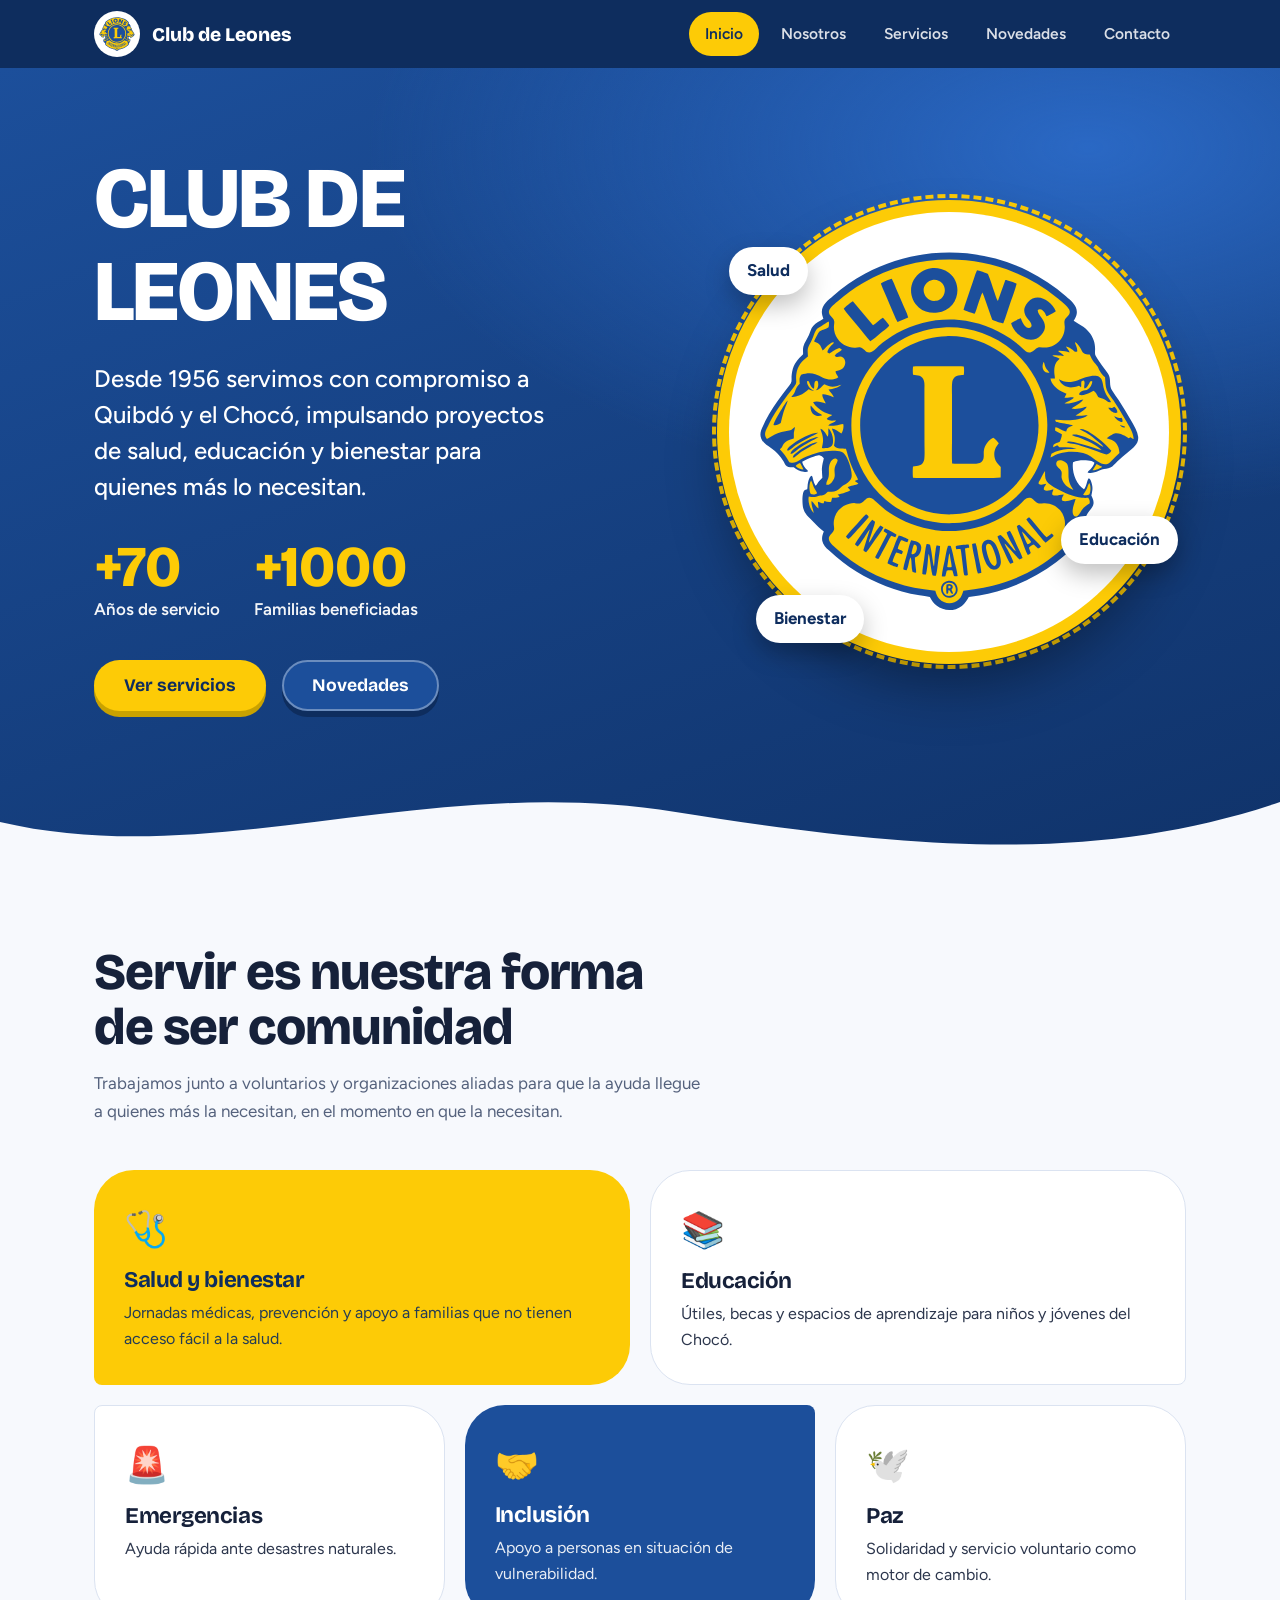
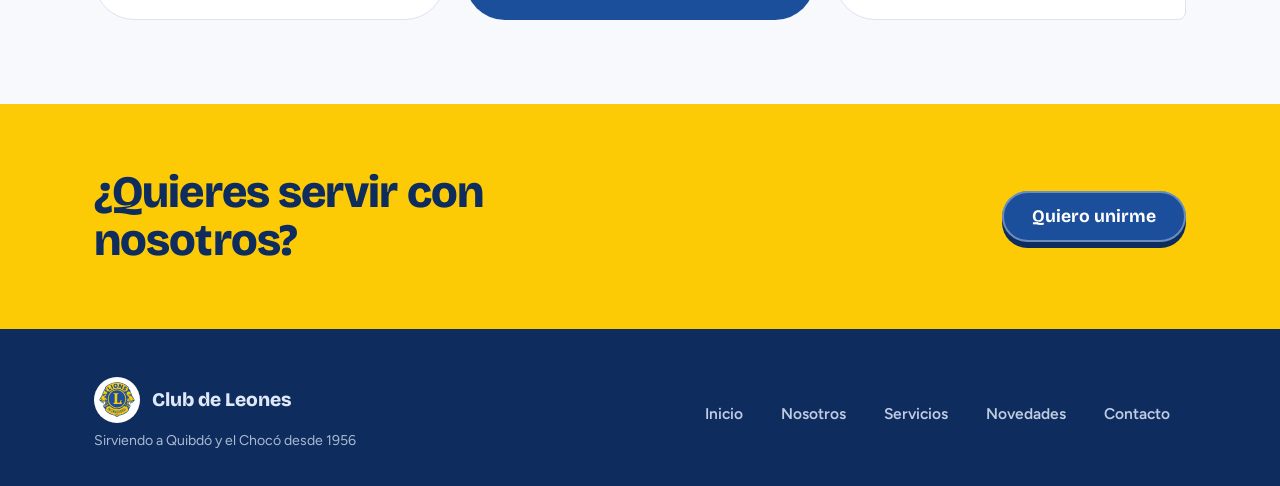
<file: index.html>
<!doctype html>
<html lang="es">
  <head>
    <meta charset="utf-8" />
    <meta
      name="viewport"
      content="width=device-width, initial-scale=1, viewport-fit=cover"
    />
    <title>Club de Leones | Quibdó y el Chocó</title>
    <meta
      name="description"
      content="Desde 1956 servimos con compromiso a Quibdó y el Chocó con proyectos de salud, educación y bienestar."
    />
    <link rel="icon" href="logo.svg" type="image/svg+xml" />
    <link rel="preconnect" href="https://fonts.googleapis.com" />
    <link
      href="https://fonts.googleapis.com/css2?family=Bricolage+Grotesque:opsz,wght@12..96,500;12..96,700;12..96,800&family=Figtree:wght@400;500;600&display=swap"
      rel="stylesheet"
    />
    <link rel="stylesheet" href="styles.css" />
  </head>
  <body>
    <header>
      <div class="wrap bar">
        <a class="brand" href="index.html" aria-label="Club de Leones, inicio"
          ><span class="mk"><img src="logo.svg" alt="" /></span>Club de
          Leones</a
        >
        <button id="burger" aria-expanded="false">Menú</button>
        <nav id="nav">
          <a href="index.html" class="on" aria-current="page">Inicio</a
          ><a href="nosotros.html">Nosotros</a
          ><a href="servicios.html">Servicios</a
          ><a href="novedades.html">Novedades</a
          ><a href="contacto.html">Contacto</a>
        </nav>
      </div>
    </header>

    <main>
      <section class="hero">
        <div class="wrap">
          <div>
            <h1>CLUB DE LEONES</h1>
            <p class="lead">
              Desde 1956 servimos con compromiso a Quibdó y el Chocó, impulsando
              proyectos de salud, educación y bienestar para quienes más lo
              necesitan.
            </p>
            <div class="stats">
              <div class="stat">
                <b data-n="70">+70</b><span>Años de servicio</span>
              </div>
              <div class="stat">
                <b data-n="1000">+1000</b><span>Familias beneficiadas</span>
              </div>
            </div>
            <div class="cta">
              <a class="btn y" href="servicios.html">Ver servicios</a
              ><a class="btn b" href="novedades.html">Novedades</a>
            </div>
          </div>
          <div class="seal">
            <div class="plate">
              <img src="logo.svg" alt="Logo del Club de Leones" />
            </div>
            <span class="chip c1">Salud</span
            ><span class="chip c2">Educación</span
            ><span class="chip c3">Bienestar</span>
          </div>
        </div>
        <svg
          class="wave"
          viewBox="0 0 1440 90"
          preserveAspectRatio="none"
          aria-hidden="true"
        >
          <path d="M0 50C240 100 480 0 760 40s480 50 680-10V90H0z" />
        </svg>
      </section>
      <section class="s">
        <div class="wrap">
          <h2 class="h2">Servir es nuestra forma de ser comunidad</h2>
          <p class="sub">
            Trabajamos junto a voluntarios y organizaciones aliadas para que la
            ayuda llegue a quienes más la necesitan, en el momento en que la
            necesitan.
          </p>
          <div class="pill">
            <div>
              <span class="em">🩺</span>
              <h3>Salud y bienestar</h3>
              <p>
                Jornadas médicas, prevención y apoyo a familias que no tienen
                acceso fácil a la salud.
              </p>
            </div>
            <div>
              <span class="em">📚</span>
              <h3>Educación</h3>
              <p>
                Útiles, becas y espacios de aprendizaje para niños y jóvenes del
                Chocó.
              </p>
            </div>
            <div>
              <span class="em">🚨</span>
              <h3>Emergencias</h3>
              <p>Ayuda rápida ante desastres naturales.</p>
            </div>
            <div>
              <span class="em">🤝</span>
              <h3>Inclusión</h3>
              <p>Apoyo a personas en situación de vulnerabilidad.</p>
            </div>
            <div>
              <span class="em">🕊️</span>
              <h3>Paz</h3>
              <p>Solidaridad y servicio voluntario como motor de cambio.</p>
            </div>
          </div>
        </div>
      </section>
      <section class="band">
        <div class="wrap">
          <h2>¿Quieres servir con nosotros?</h2>
          <a class="btn b" href="contacto.html">Quiero unirme</a>
        </div>
      </section>
    </main>

    <footer>
      <div class="wrap">
        <div>
          <div class="brand">
            <span class="mk"><img src="logo.svg" alt="" /></span>Club de Leones
          </div>
          <small>Sirviendo a Quibdó y el Chocó desde 1956</small>
        </div>
        <nav>
          <a href="index.html">Inicio</a><a href="nosotros.html">Nosotros</a
          ><a href="servicios.html">Servicios</a
          ><a href="novedades.html">Novedades</a
          ><a href="contacto.html">Contacto</a>
        </nav>
      </div>
    </footer>

    <script src="app.js"></script>
  </body>
</html>
</file>
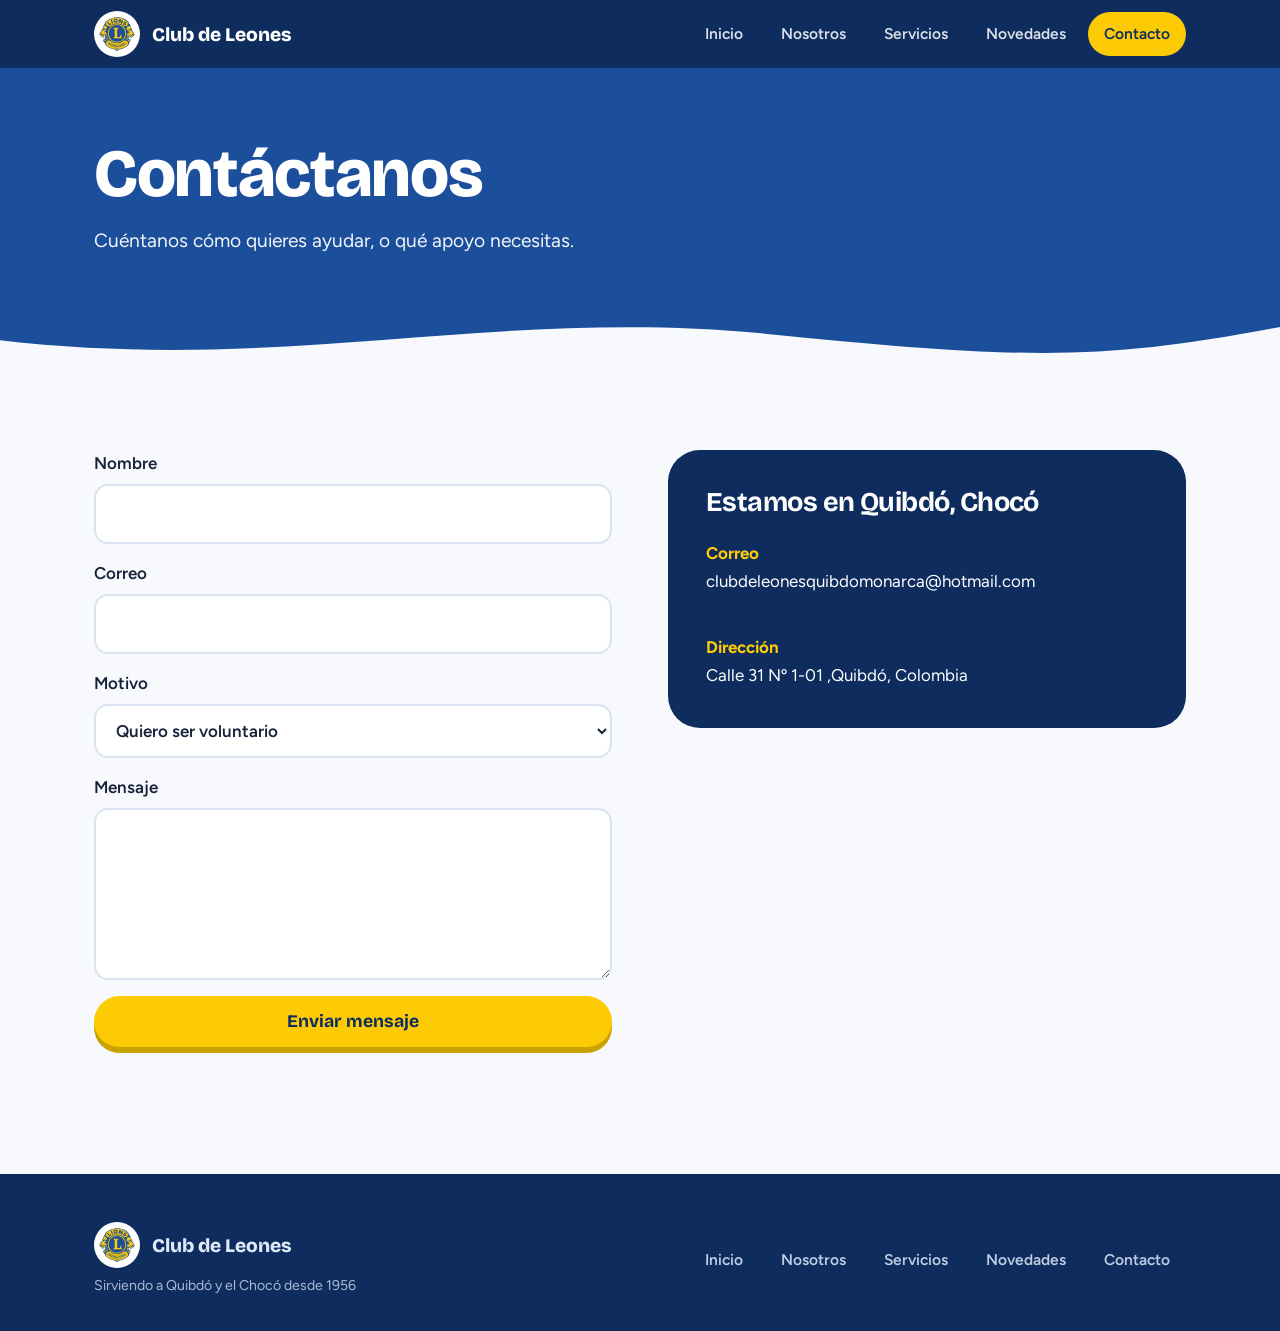
<file: contacto.html>
<!doctype html>
<html lang="es">
  <head>
    <meta charset="utf-8" />
    <meta
      name="viewport"
      content="width=device-width, initial-scale=1, viewport-fit=cover"
    />
    <title>Contacto | Club de Leones</title>
    <meta
      name="description"
      content="Escríbenos para ser voluntario, pedir apoyo o colaborar con el Club de Leones."
    />
    <link rel="icon" href="logo.svg" type="image/svg+xml" />
    <link rel="preconnect" href="https://fonts.googleapis.com" />
    <link
      href="https://fonts.googleapis.com/css2?family=Bricolage+Grotesque:opsz,wght@12..96,500;12..96,700;12..96,800&family=Figtree:wght@400;500;600&display=swap"
      rel="stylesheet"
    />
    <link rel="stylesheet" href="styles.css" />
  </head>
  <body>
    <header>
      <div class="wrap bar">
        <a class="brand" href="index.html" aria-label="Club de Leones, inicio"
          ><span class="mk"><img src="logo.svg" alt="" /></span>Club de
          Leones</a
        >
        <button id="burger" aria-expanded="false">Menú</button>
        <nav id="nav">
          <a href="index.html">Inicio</a><a href="nosotros.html">Nosotros</a
          ><a href="servicios.html">Servicios</a
          ><a href="novedades.html">Novedades</a
          ><a href="contacto.html" class="on" aria-current="page">Contacto</a>
        </nav>
      </div>
    </header>

    <main>
      <section class="pageh">
        <div class="wrap">
          <h1>Contáctanos</h1>
          <p>Cuéntanos cómo quieres ayudar, o qué apoyo necesitas.</p>
        </div>
        <svg
          class="wave"
          viewBox="0 0 1440 90"
          preserveAspectRatio="none"
          aria-hidden="true"
        >
          <path d="M0 50C320 100 560 0 860 40s380 40 580-10V90H0z" />
        </svg>
      </section>
      <section class="s">
        <div class="wrap split">
          <form class="cf" id="cf">
            <label
              >Nombre<input name="nombre" required autocomplete="name"
            /></label>
            <label
              >Correo<input
                type="email"
                name="email"
                required
                autocomplete="email"
            /></label>
            <label
              >Motivo<select name="motivo">
                <option>Quiero ser voluntario</option>
                <option>Necesito apoyo</option>
                <option>Quiero donar</option>
                <option>Otro</option>
              </select></label
            >
            <label
              >Mensaje<textarea name="mensaje" rows="5" required></textarea>
            </label>
            <input
              type="text"
              name="_honey"
              tabindex="-1"
              autocomplete="off"
              aria-hidden="true"
              style="display: none"
            />
            <button class="btn y" type="submit">Enviar mensaje</button>
            <p class="st" id="st" role="status" aria-live="polite"></p>
          </form>
          <div class="info">
            <h3>Estamos en Quibdó, Chocó</h3>
            <p><b>Correo</b>clubdeleonesquibdomonarca@hotmail.com</p>
            <p><b>Dirección</b>Calle 31 Nº 1-01 ,Quibdó, Colombia</p>
          </div>
        </div>
      </section>
    </main>

    <footer>
      <div class="wrap">
        <div>
          <div class="brand">
            <span class="mk"><img src="logo.svg" alt="" /></span>Club de Leones
          </div>
          <small>Sirviendo a Quibdó y el Chocó desde 1956</small>
        </div>
        <nav>
          <a href="index.html">Inicio</a><a href="nosotros.html">Nosotros</a
          ><a href="servicios.html">Servicios</a
          ><a href="novedades.html">Novedades</a
          ><a href="contacto.html">Contacto</a>
        </nav>
      </div>
    </footer>

    <script src="app.js"></script>
    <script>
      (function () {
        var f = document.getElementById("cf"),
          st = document.getElementById("st"),
          btn = f.querySelector("button[type=submit]");
        f.onsubmit = function (e) {
          e.preventDefault();
          if (f._honey.value) return;
          btn.disabled = true;
          btn.textContent = "Enviando…";
          st.className = "st";
          st.textContent = "";
          fetch(
            "https://formsubmit.co/ajax/clubdeleonesquibdomonarca@hotmail.com",
            {
              method: "POST",
              headers: {
                "Content-Type": "application/json",
                Accept: "application/json",
              },
              body: JSON.stringify({
                nombre: f.nombre.value,
                email: f.email.value,
                motivo: f.motivo.value,
                mensaje: f.mensaje.value,
                _subject: "Mensaje desde la web: " + f.motivo.value,
                _template: "table",
                _captcha: "false",
              }),
            },
          )
            .then(function (r) {
              return r
                .json()
                .catch(function () {
                  return {};
                })
                .then(function (d) {
                  if (!r.ok || d.success === false || d.success === "false")
                    throw new Error("fail");
                });
            })
            .then(function () {
              f.reset();
              st.className = "st ok";
              st.textContent =
                "¡Gracias! Recibimos tu mensaje y te responderemos pronto.";
            })
            .catch(function () {
              st.className = "st err";
              st.textContent =
                "No pudimos enviar el mensaje. Inténtalo de nuevo o escríbenos a clubdeleonesquibdomonarca@hotmail.com";
            })
            .then(function () {
              btn.disabled = false;
              btn.textContent = "Enviar mensaje";
            });
        };
      })();
    </script>
  </body>
</html>
</file>
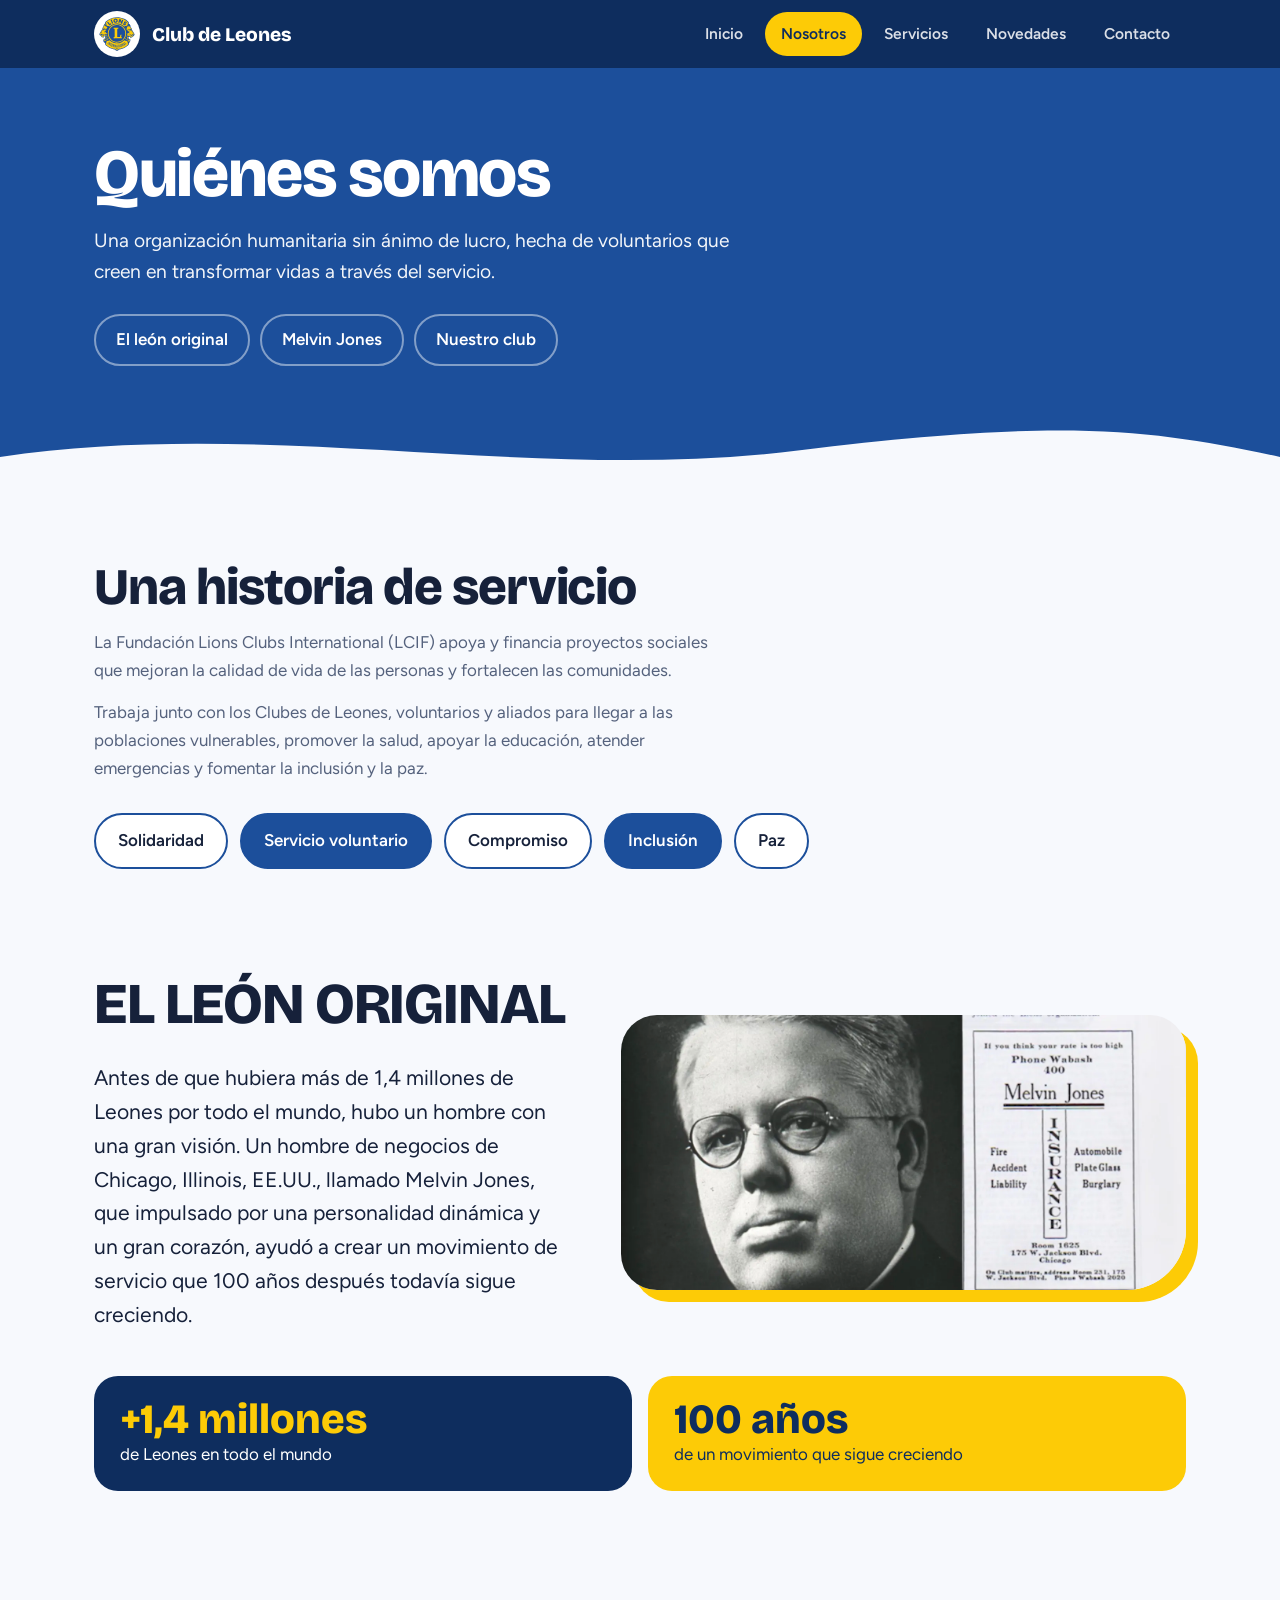
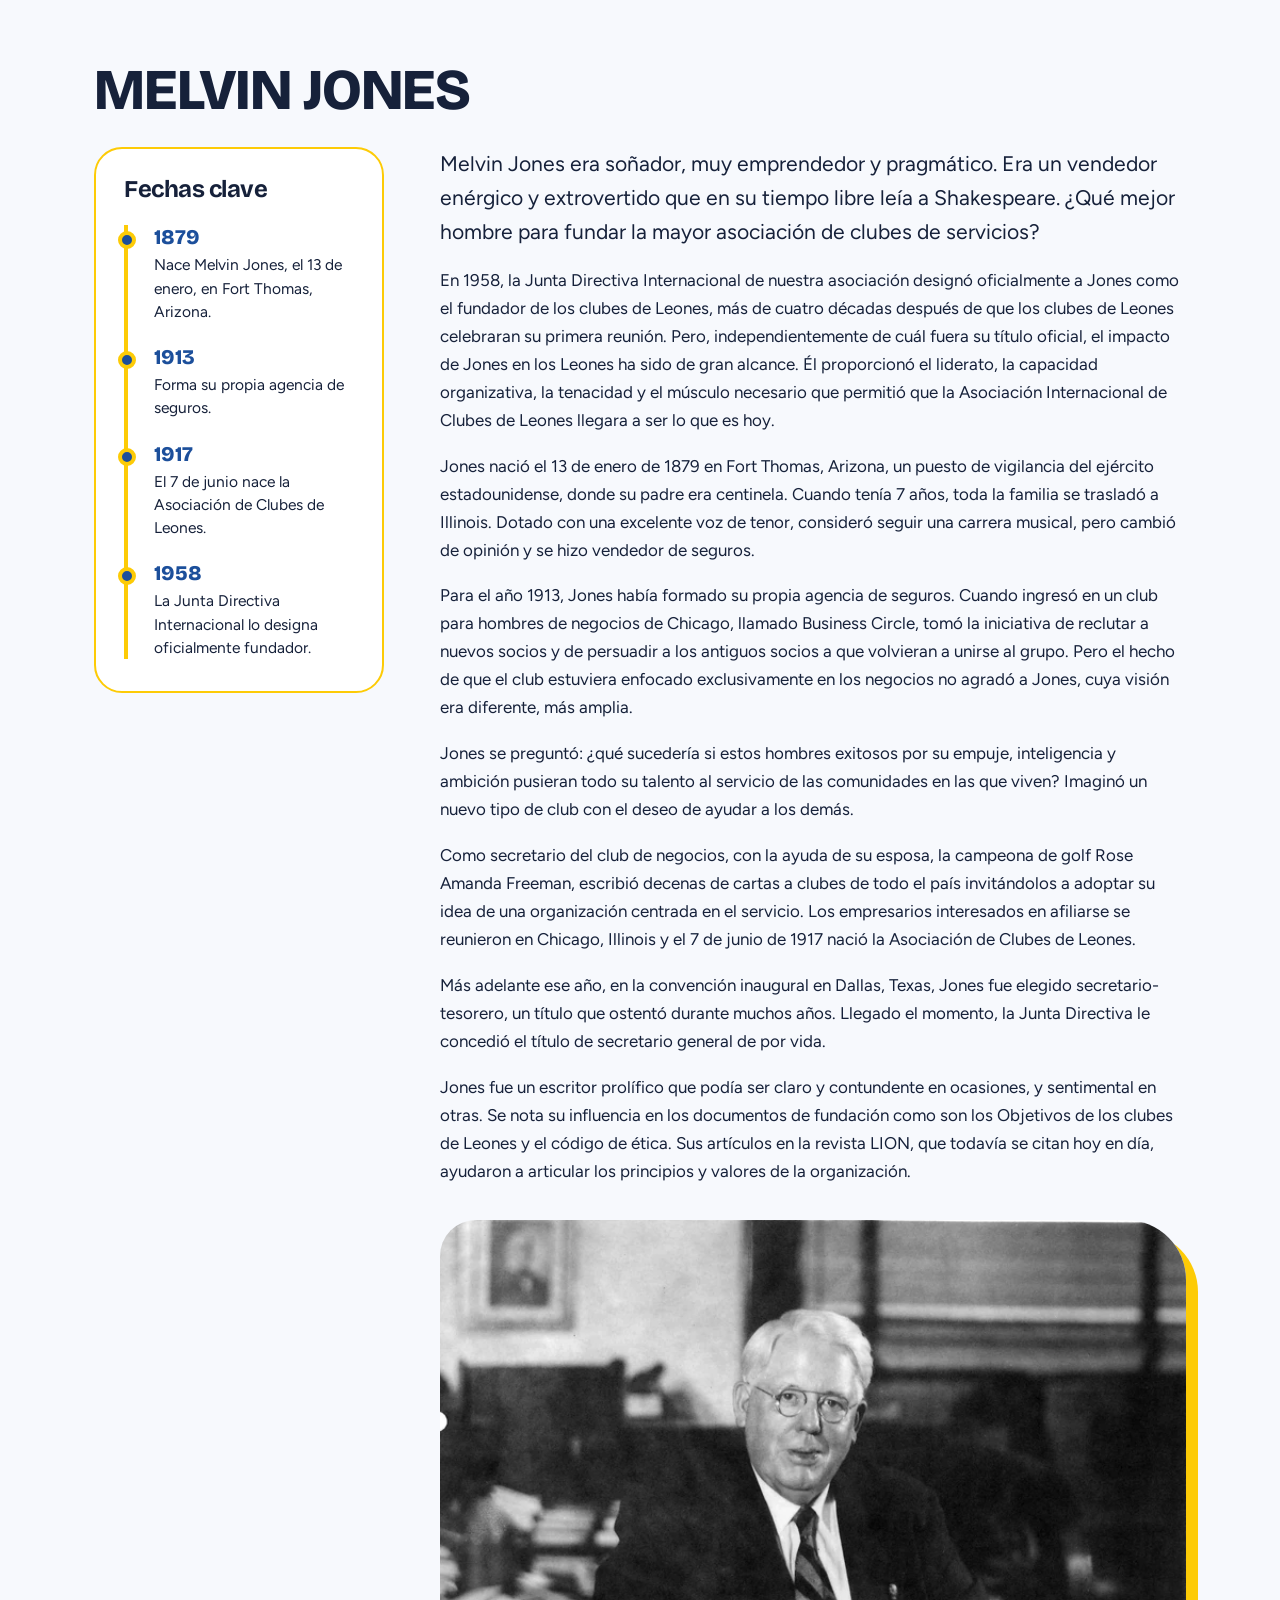
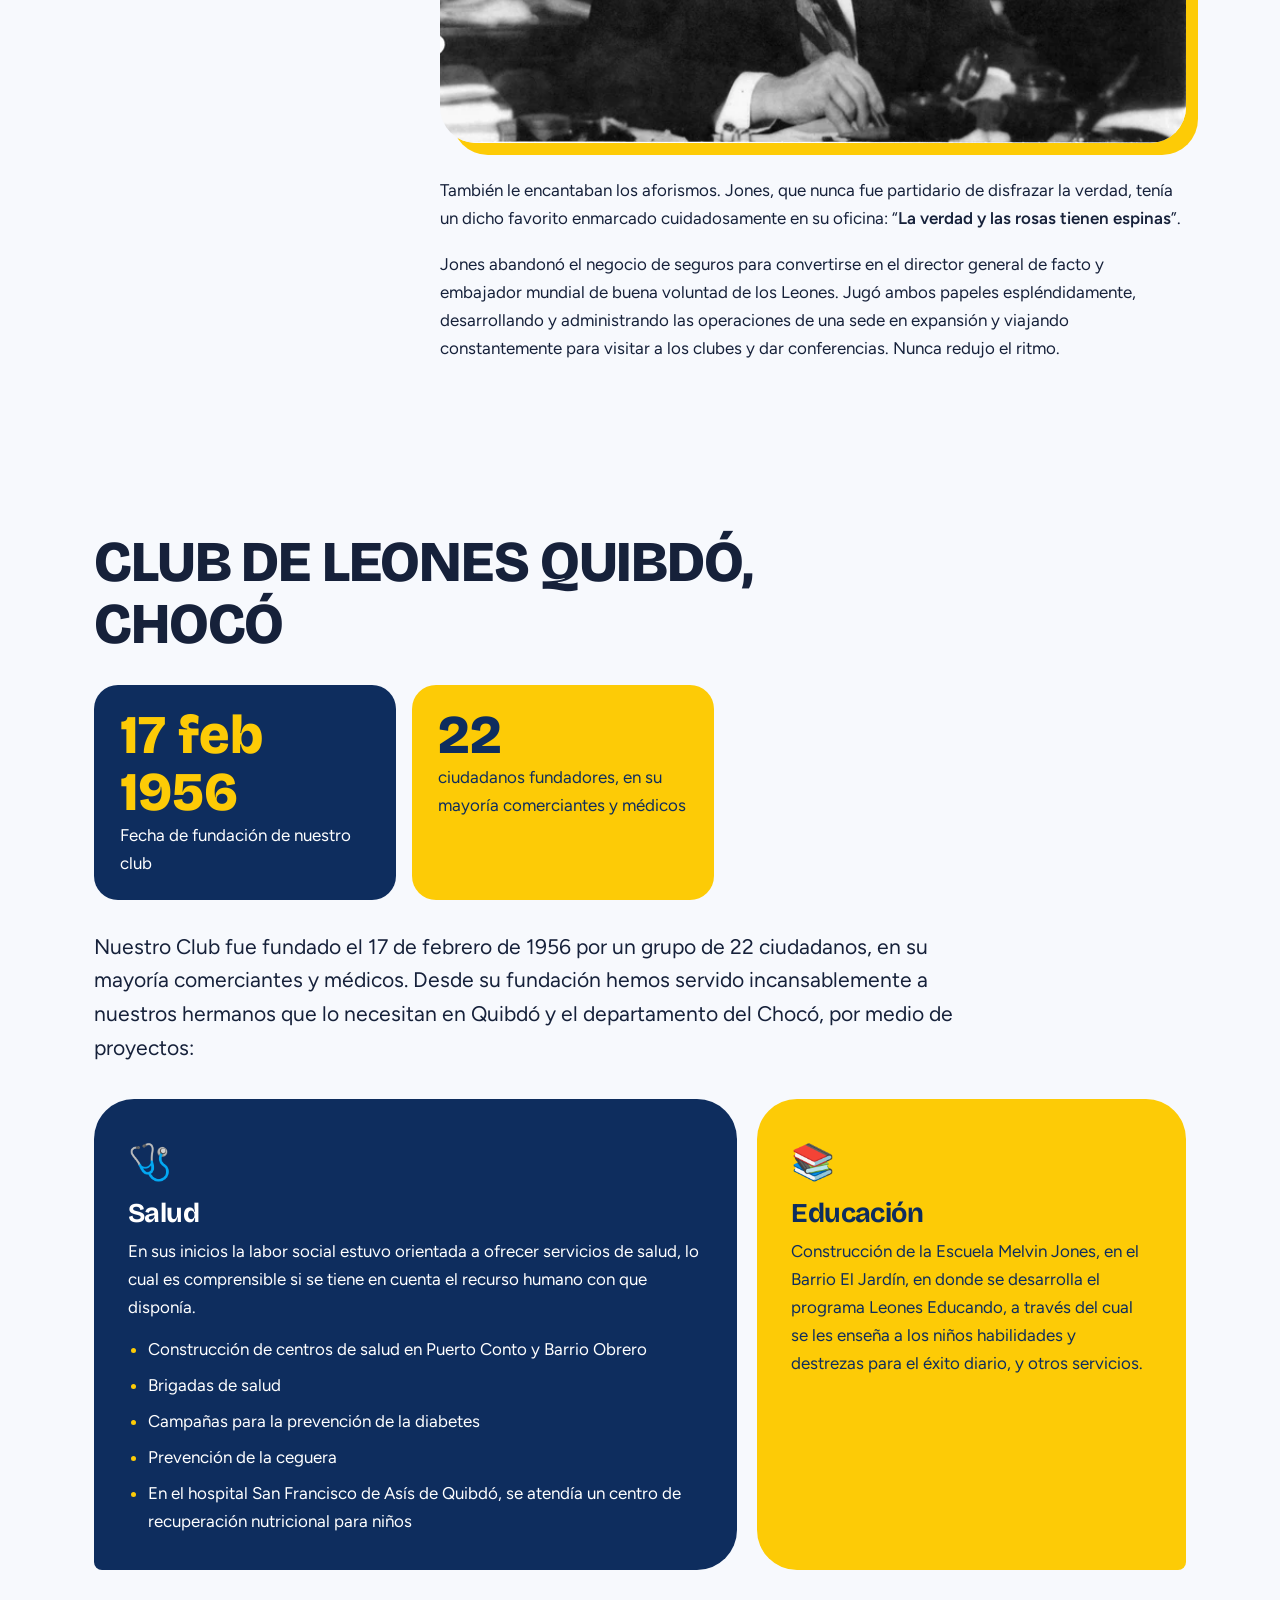
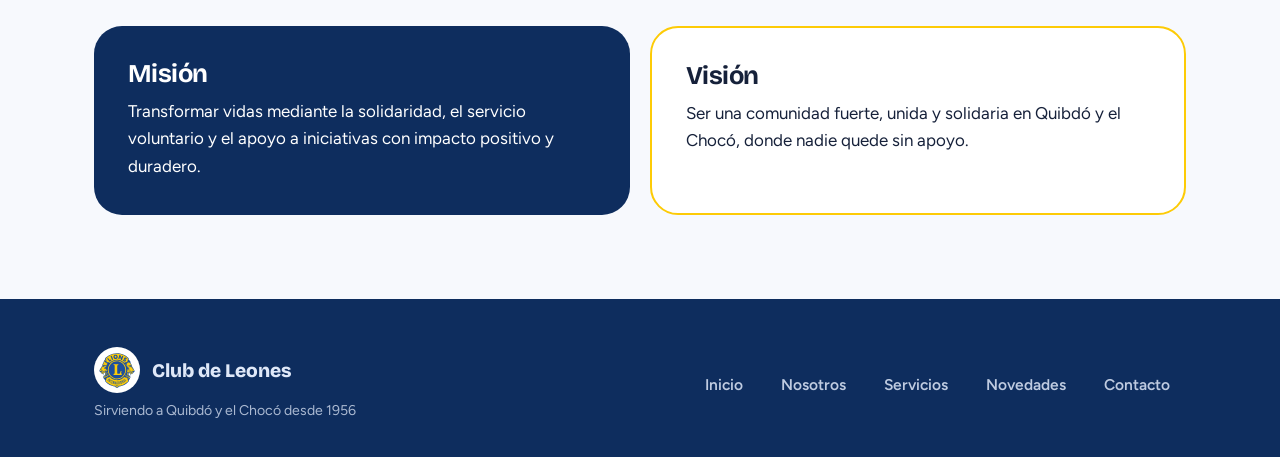
<file: nosotros.html>
<!doctype html>
<html lang="es">
  <head>
    <meta charset="utf-8" />
    <meta
      name="viewport"
      content="width=device-width, initial-scale=1, viewport-fit=cover"
    />
    <title>Nosotros | Club de Leones</title>
    <meta
      name="description"
      content="Historia, misión y visión del Club de Leones de Quibdó y el Chocó."
    />
    <link rel="icon" href="logo.svg" type="image/svg+xml" />
    <link rel="preconnect" href="https://fonts.googleapis.com" />
    <link
      href="https://fonts.googleapis.com/css2?family=Bricolage+Grotesque:opsz,wght@12..96,500;12..96,700;12..96,800&family=Figtree:wght@400;500;600&display=swap"
      rel="stylesheet"
    />
    <link rel="stylesheet" href="styles.css" />
  </head>
  <body>
    <header>
      <div class="wrap bar">
        <a class="brand" href="index.html" aria-label="Club de Leones, inicio"
          ><span class="mk"><img src="logo.svg" alt="" /></span>Club de
          Leones</a
        >
        <button id="burger" aria-expanded="false">Menú</button>
        <nav id="nav">
          <a href="index.html">Inicio</a
          ><a href="nosotros.html" class="on" aria-current="page">Nosotros</a
          ><a href="servicios.html">Servicios</a
          ><a href="novedades.html">Novedades</a
          ><a href="contacto.html">Contacto</a>
        </nav>
      </div>
    </header>

    <main>
      <section class="pageh">
        <div class="wrap">
          <h1>Quiénes somos</h1>
          <p>
            Una organización humanitaria sin ánimo de lucro, hecha de
            voluntarios que creen en transformar vidas a través del servicio.
          </p>
          <div class="jump">
            <a href="#leon">El león original</a
            ><a href="#melvin">Melvin Jones</a
            ><a href="#quibdo">Nuestro club</a>
          </div>
        </div>
        <svg
          class="wave"
          viewBox="0 0 1440 90"
          preserveAspectRatio="none"
          aria-hidden="true"
        >
          <path d="M0 60C300 0 600 100 900 50s400-30 540 10V90H0z" />
        </svg>
      </section>

      <section class="s">
        <div class="wrap">
          <h2 class="h2">Una historia de servicio</h2>
          <p class="sub">
            La Fundación Lions Clubs International (LCIF) apoya y financia
            proyectos sociales que mejoran la calidad de vida de las personas y
            fortalecen las comunidades.
          </p>
          <p class="sub">
            Trabaja junto con los Clubes de Leones, voluntarios y aliados para
            llegar a las poblaciones vulnerables, promover la salud, apoyar la
            educación, atender emergencias y fomentar la inclusión y la paz.
          </p>
          <div class="vals">
            <span>Solidaridad</span><span>Servicio voluntario</span
            ><span>Compromiso</span><span>Inclusión</span><span>Paz</span>
          </div>
        </div>
      </section>

      <section class="s hs" id="leon" style="padding-top: 20px">
        <div class="wrap lion">
          <div>
            <h2 class="ht">El león original</h2>
            <p class="lead">
              Antes de que hubiera más de 1,4 millones de Leones por todo el
              mundo, hubo un hombre con una gran visión. Un hombre de negocios
              de Chicago, Illinois, EE.UU., llamado Melvin Jones, que impulsado
              por una personalidad dinámica y un gran corazón, ayudó a crear un
              movimiento de servicio que 100 años después todavía sigue
              creciendo.
            </p>
            <div class="facts">
              <div>
                <b>+1,4 millones</b><span>de Leones en todo el mundo</span>
              </div>
              <div>
                <b>100 años</b><span>de un movimiento que sigue creciendo</span>
              </div>
            </div>
          </div>
          <figure class="ph">
            <!-- Para poner la imagen real: borra el <span> y escribe <img src="leon-original.jpg" alt="Descripción de la imagen"> -->
            <img
              src="./assets/img/Pages/Historia/original-lion.webp"
              alt="imagen de Melvin Jones"
            />
          </figure>
        </div>
      </section>

      <section class="s hs" id="melvin">
        <div class="wrap">
          <h2 class="ht">Melvin Jones</h2>
          <div class="mj">
            <aside class="dates">
              <h3>Fechas clave</h3>
              <div class="tl">
                <div>
                  <b>1879</b>
                  <p>
                    Nace Melvin Jones, el 13 de enero, en Fort Thomas, Arizona.
                  </p>
                </div>
                <div>
                  <b>1913</b>
                  <p>Forma su propia agencia de seguros.</p>
                </div>
                <div>
                  <b>1917</b>
                  <p>El 7 de junio nace la Asociación de Clubes de Leones.</p>
                </div>
                <div>
                  <b>1958</b>
                  <p>
                    La Junta Directiva Internacional lo designa oficialmente
                    fundador.
                  </p>
                </div>
              </div>
            </aside>
            <div class="prose">
              <p class="lead">
                Melvin Jones era soñador, muy emprendedor y pragmático. Era un
                vendedor enérgico y extrovertido que en su tiempo libre leía a
                Shakespeare. ¿Qué mejor hombre para fundar la mayor asociación
                de clubes de servicios?
              </p>
              <p>
                En 1958, la Junta Directiva Internacional de nuestra asociación
                designó oficialmente a Jones como el fundador de los clubes de
                Leones, más de cuatro décadas después de que los clubes de
                Leones celebraran su primera reunión. Pero, independientemente
                de cuál fuera su título oficial, el impacto de Jones en los
                Leones ha sido de gran alcance. Él proporcionó el liderato, la
                capacidad organizativa, la tenacidad y el músculo necesario que
                permitió que la Asociación Internacional de Clubes de Leones
                llegara a ser lo que es hoy.
              </p>
              <p>
                Jones nació el 13 de enero de 1879 en Fort Thomas, Arizona, un
                puesto de vigilancia del ejército estadounidense, donde su padre
                era centinela. Cuando tenía 7 años, toda la familia se trasladó
                a Illinois. Dotado con una excelente voz de tenor, consideró
                seguir una carrera musical, pero cambió de opinión y se hizo
                vendedor de seguros.
              </p>
              <p>
                Para el año 1913, Jones había formado su propia agencia de
                seguros. Cuando ingresó en un club para hombres de negocios de
                Chicago, llamado Business Circle, tomó la iniciativa de reclutar
                a nuevos socios y de persuadir a los antiguos socios a que
                volvieran a unirse al grupo. Pero el hecho de que el club
                estuviera enfocado exclusivamente en los negocios no agradó a
                Jones, cuya visión era diferente, más amplia.
              </p>
              <p>
                Jones se preguntó: ¿qué sucedería si estos hombres exitosos por
                su empuje, inteligencia y ambición pusieran todo su talento al
                servicio de las comunidades en las que viven? Imaginó un nuevo
                tipo de club con el deseo de ayudar a los demás.
              </p>
              <p>
                Como secretario del club de negocios, con la ayuda de su esposa,
                la campeona de golf Rose Amanda Freeman, escribió decenas de
                cartas a clubes de todo el país invitándolos a adoptar su idea
                de una organización centrada en el servicio. Los empresarios
                interesados en afiliarse se reunieron en Chicago, Illinois y el
                7 de junio de 1917 nació la Asociación de Clubes de Leones.
              </p>
              <p>
                Más adelante ese año, en la convención inaugural en Dallas,
                Texas, Jones fue elegido secretario-tesorero, un título que
                ostentó durante muchos años. Llegado el momento, la Junta
                Directiva le concedió el título de secretario general de por
                vida.
              </p>
              <p>
                Jones fue un escritor prolífico que podía ser claro y
                contundente en ocasiones, y sentimental en otras. Se nota su
                influencia en los documentos de fundación como son los Objetivos
                de los clubes de Leones y el código de ética. Sus artículos en
                la revista LION, que todavía se citan hoy en día, ayudaron a
                articular los principios y valores de la organización.
              </p>
              <figure class="ph w">
                <!-- Para poner la imagen real: borra el <span> y escribe <img src="melvin-jones.jpg" alt="Melvin Jones"> -->
                <img
                  src="./assets/img/Pages/Historia/original-lion2.webp"
                  alt=""
                />
              </figure>
              <p>
                También le encantaban los aforismos. Jones, que nunca fue
                partidario de disfrazar la verdad, tenía un dicho favorito
                enmarcado cuidadosamente en su oficina: “<b
                  >La verdad y las rosas tienen espinas</b
                >”.
              </p>
              <p>
                Jones abandonó el negocio de seguros para convertirse en el
                director general de facto y embajador mundial de buena voluntad
                de los Leones. Jugó ambos papeles espléndidamente, desarrollando
                y administrando las operaciones de una sede en expansión y
                viajando constantemente para visitar a los clubes y dar
                conferencias. Nunca redujo el ritmo.
              </p>
            </div>
          </div>
        </div>
      </section>

      <section class="s hs" id="quibdo">
        <div class="wrap">
          <h2 class="ht">Club de Leones Quibdó, Chocó</h2>
          <div class="facts big">
            <div>
              <b>17 feb 1956</b><span>Fecha de fundación de nuestro club</span>
            </div>
            <div>
              <b>22</b
              ><span
                >ciudadanos fundadores, en su mayoría comerciantes y
                médicos</span
              >
            </div>
          </div>
          <p class="lead" style="max-width: 62ch; margin-top: 30px">
            Nuestro Club fue fundado el 17 de febrero de 1956 por un grupo de 22
            ciudadanos, en su mayoría comerciantes y médicos. Desde su fundación
            hemos servido incansablemente a nuestros hermanos que lo necesitan
            en Quibdó y el departamento del Chocó, por medio de proyectos:
          </p>
          <div class="pj">
            <article class="a">
              <span aria-hidden="true">🩺</span>
              <h3>Salud</h3>
              <p>
                En sus inicios la labor social estuvo orientada a ofrecer
                servicios de salud, lo cual es comprensible si se tiene en
                cuenta el recurso humano con que disponía.
              </p>
              <ul>
                <li>
                  Construcción de centros de salud en Puerto Conto y Barrio
                  Obrero
                </li>
                <li>Brigadas de salud</li>
                <li>Campañas para la prevención de la diabetes</li>
                <li>Prevención de la ceguera</li>
                <li>
                  En el hospital San Francisco de Asís de Quibdó, se atendía un
                  centro de recuperación nutricional para niños
                </li>
              </ul>
            </article>
            <article class="b">
              <span aria-hidden="true">📚</span>
              <h3>Educación</h3>
              <p>
                Construcción de la Escuela Melvin Jones, en el Barrio El Jardín,
                en donde se desarrolla el programa Leones Educando, a través del
                cual se les enseña a los niños habilidades y destrezas para el
                éxito diario, y otros servicios.
              </p>
            </article>
          </div>
          <div class="mv">
            <div>
              <h3>Misión</h3>
              <p>
                Transformar vidas mediante la solidaridad, el servicio
                voluntario y el apoyo a iniciativas con impacto positivo y
                duradero.
              </p>
            </div>
            <div>
              <h3>Visión</h3>
              <p>
                Ser una comunidad fuerte, unida y solidaria en Quibdó y el
                Chocó, donde nadie quede sin apoyo.
              </p>
            </div>
          </div>
        </div>
      </section>
    </main>

    <footer>
      <div class="wrap">
        <div>
          <div class="brand">
            <span class="mk"><img src="logo.svg" alt="" /></span>Club de Leones
          </div>
          <small>Sirviendo a Quibdó y el Chocó desde 1956</small>
        </div>
        <nav>
          <a href="index.html">Inicio</a><a href="nosotros.html">Nosotros</a
          ><a href="servicios.html">Servicios</a
          ><a href="novedades.html">Novedades</a
          ><a href="contacto.html">Contacto</a>
        </nav>
      </div>
    </footer>

    <script src="app.js"></script>
  </body>
</html>
</file>
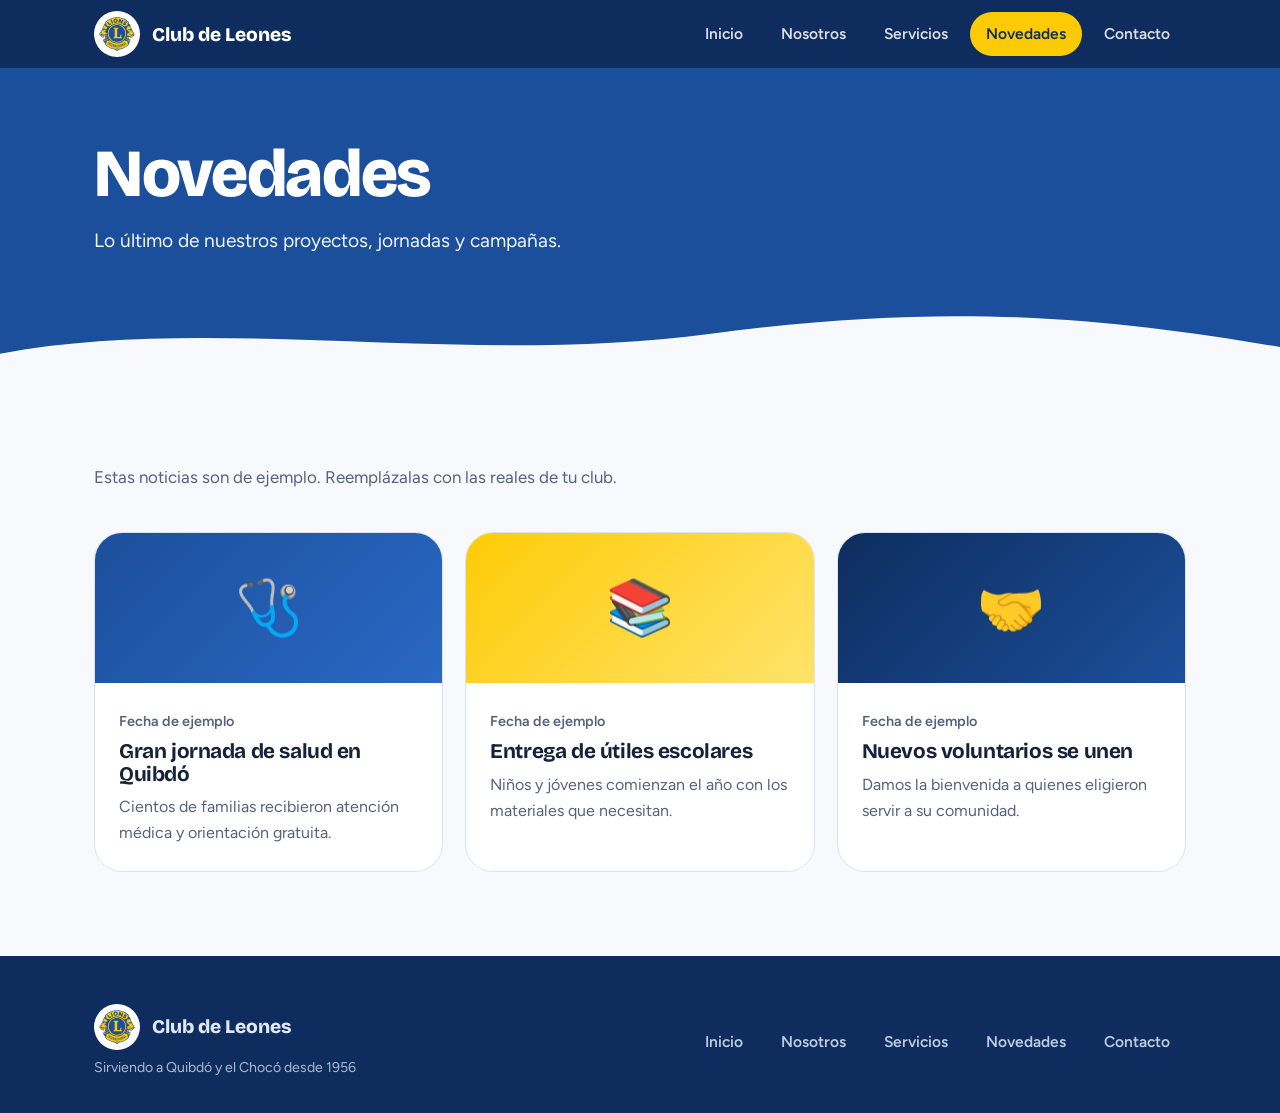
<file: novedades.html>
<!DOCTYPE html>
<html lang="es">
<head>
<meta charset="utf-8">
<meta name="viewport" content="width=device-width, initial-scale=1, viewport-fit=cover">
<title>Novedades | Club de Leones</title>
<meta name="description" content="Noticias y jornadas recientes del Club de Leones de Quibdó y el Chocó.">
<link rel="icon" href="logo.svg" type="image/svg+xml">
<link rel="preconnect" href="https://fonts.googleapis.com">
<link href="https://fonts.googleapis.com/css2?family=Bricolage+Grotesque:opsz,wght@12..96,500;12..96,700;12..96,800&family=Figtree:wght@400;500;600&display=swap" rel="stylesheet">
<link rel="stylesheet" href="styles.css">
</head>
<body>
<header><div class="wrap bar">
<a class="brand" href="index.html" aria-label="Club de Leones, inicio"><span class="mk"><img src="logo.svg" alt=""></span>Club de Leones</a>
<button id="burger" aria-expanded="false">Menú</button>
<nav id="nav"><a href="index.html">Inicio</a><a href="nosotros.html">Nosotros</a><a href="servicios.html">Servicios</a><a href="novedades.html" class="on" aria-current="page">Novedades</a><a href="contacto.html">Contacto</a></nav>
</div></header>

<main>
<section class="pageh"><div class="wrap"><h1>Novedades</h1><p>Lo último de nuestros proyectos, jornadas y campañas.</p></div>
<svg class="wave" viewBox="0 0 1440 90" preserveAspectRatio="none" aria-hidden="true"><path d="M0 70C240 10 520 90 800 40s460-20 640 20V90H0z"/></svg></section>
<section class="s"><div class="wrap">
<p class="sub">Estas noticias son de ejemplo. Reemplázalas con las reales de tu club.</p>
<div class="nw">
<article><div class="th">🩺</div><div class="tx"><time>Fecha de ejemplo</time><h3>Gran jornada de salud en Quibdó</h3><p>Cientos de familias recibieron atención médica y orientación gratuita.</p></div></article>
<article><div class="th">📚</div><div class="tx"><time>Fecha de ejemplo</time><h3>Entrega de útiles escolares</h3><p>Niños y jóvenes comienzan el año con los materiales que necesitan.</p></div></article>
<article><div class="th">🤝</div><div class="tx"><time>Fecha de ejemplo</time><h3>Nuevos voluntarios se unen</h3><p>Damos la bienvenida a quienes eligieron servir a su comunidad.</p></div></article>
</div></div></section>
</main>

<footer><div class="wrap">
<div><div class="brand"><span class="mk"><img src="logo.svg" alt=""></span>Club de Leones</div><small>Sirviendo a Quibdó y el Chocó desde 1956</small></div>
<nav><a href="index.html">Inicio</a><a href="nosotros.html">Nosotros</a><a href="servicios.html">Servicios</a><a href="novedades.html">Novedades</a><a href="contacto.html">Contacto</a></nav>
</div></footer>

<script src="app.js"></script>

</body>
</html>
</file>
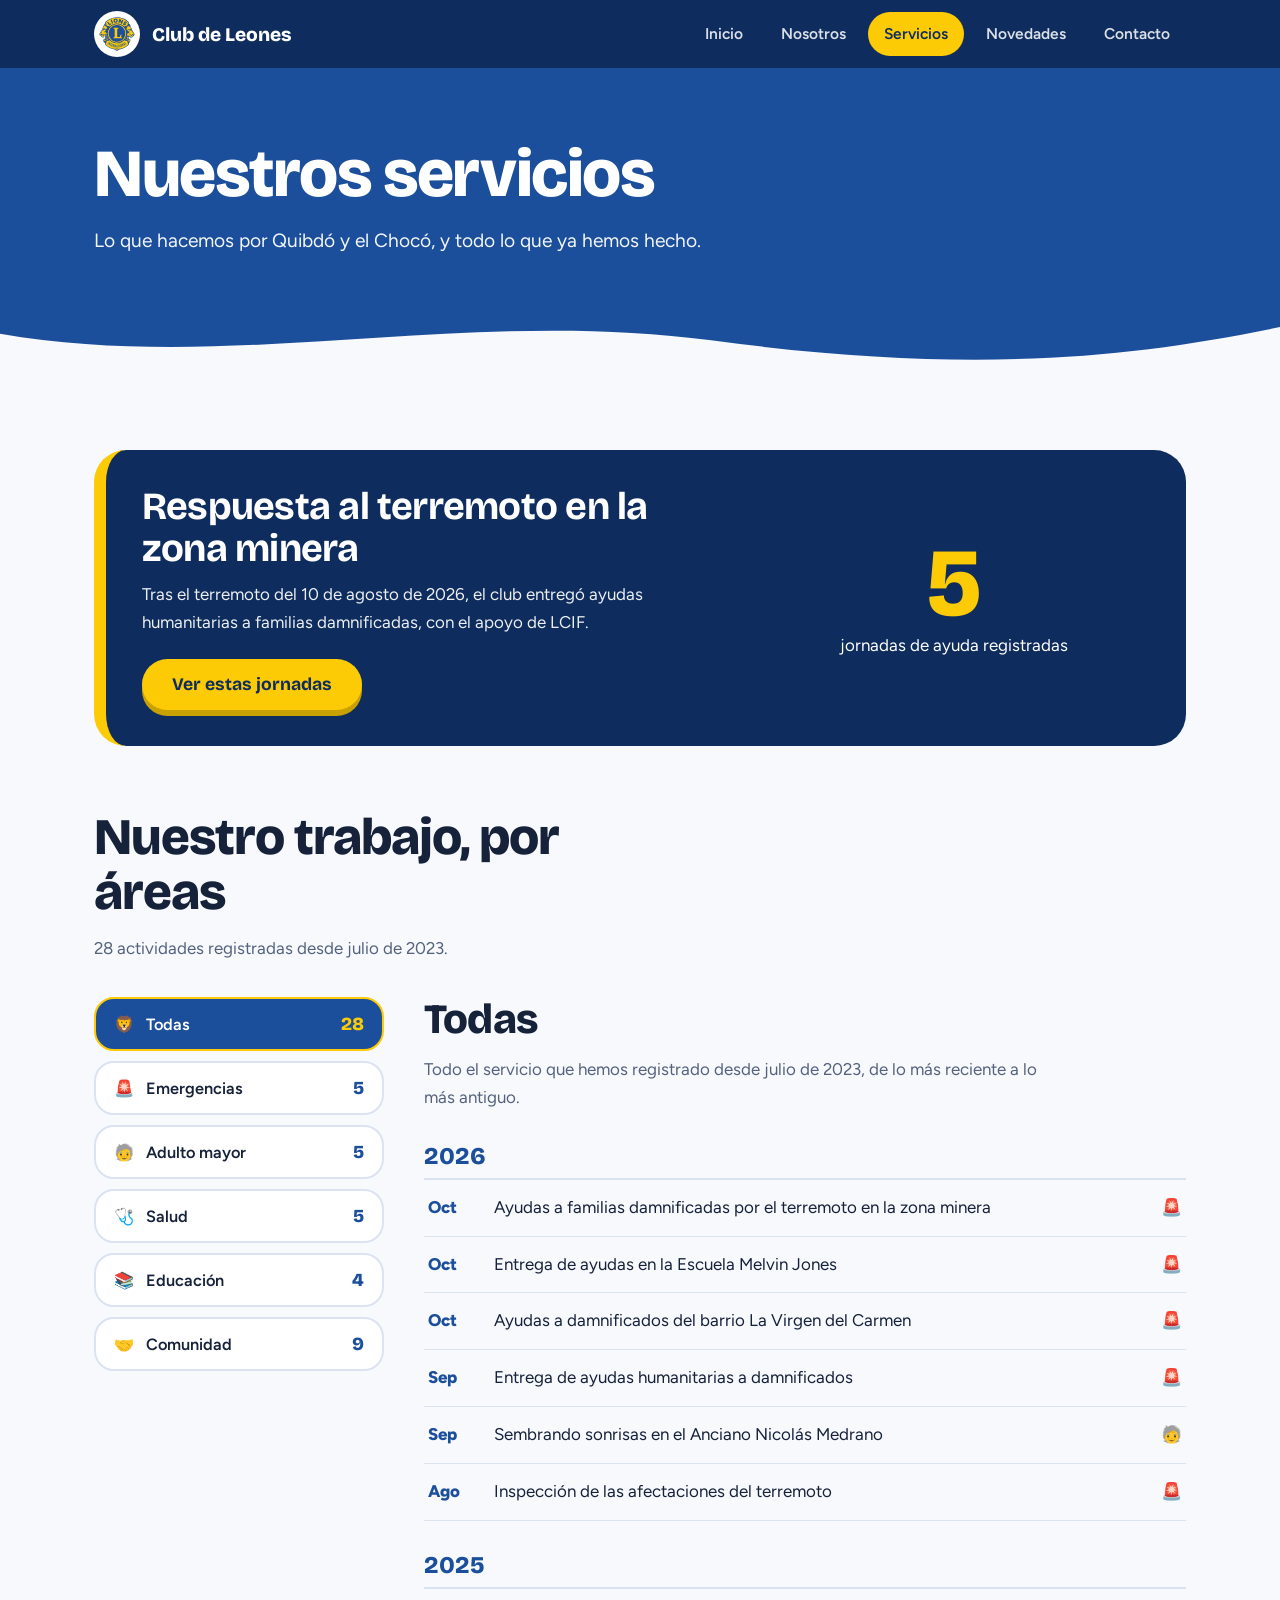
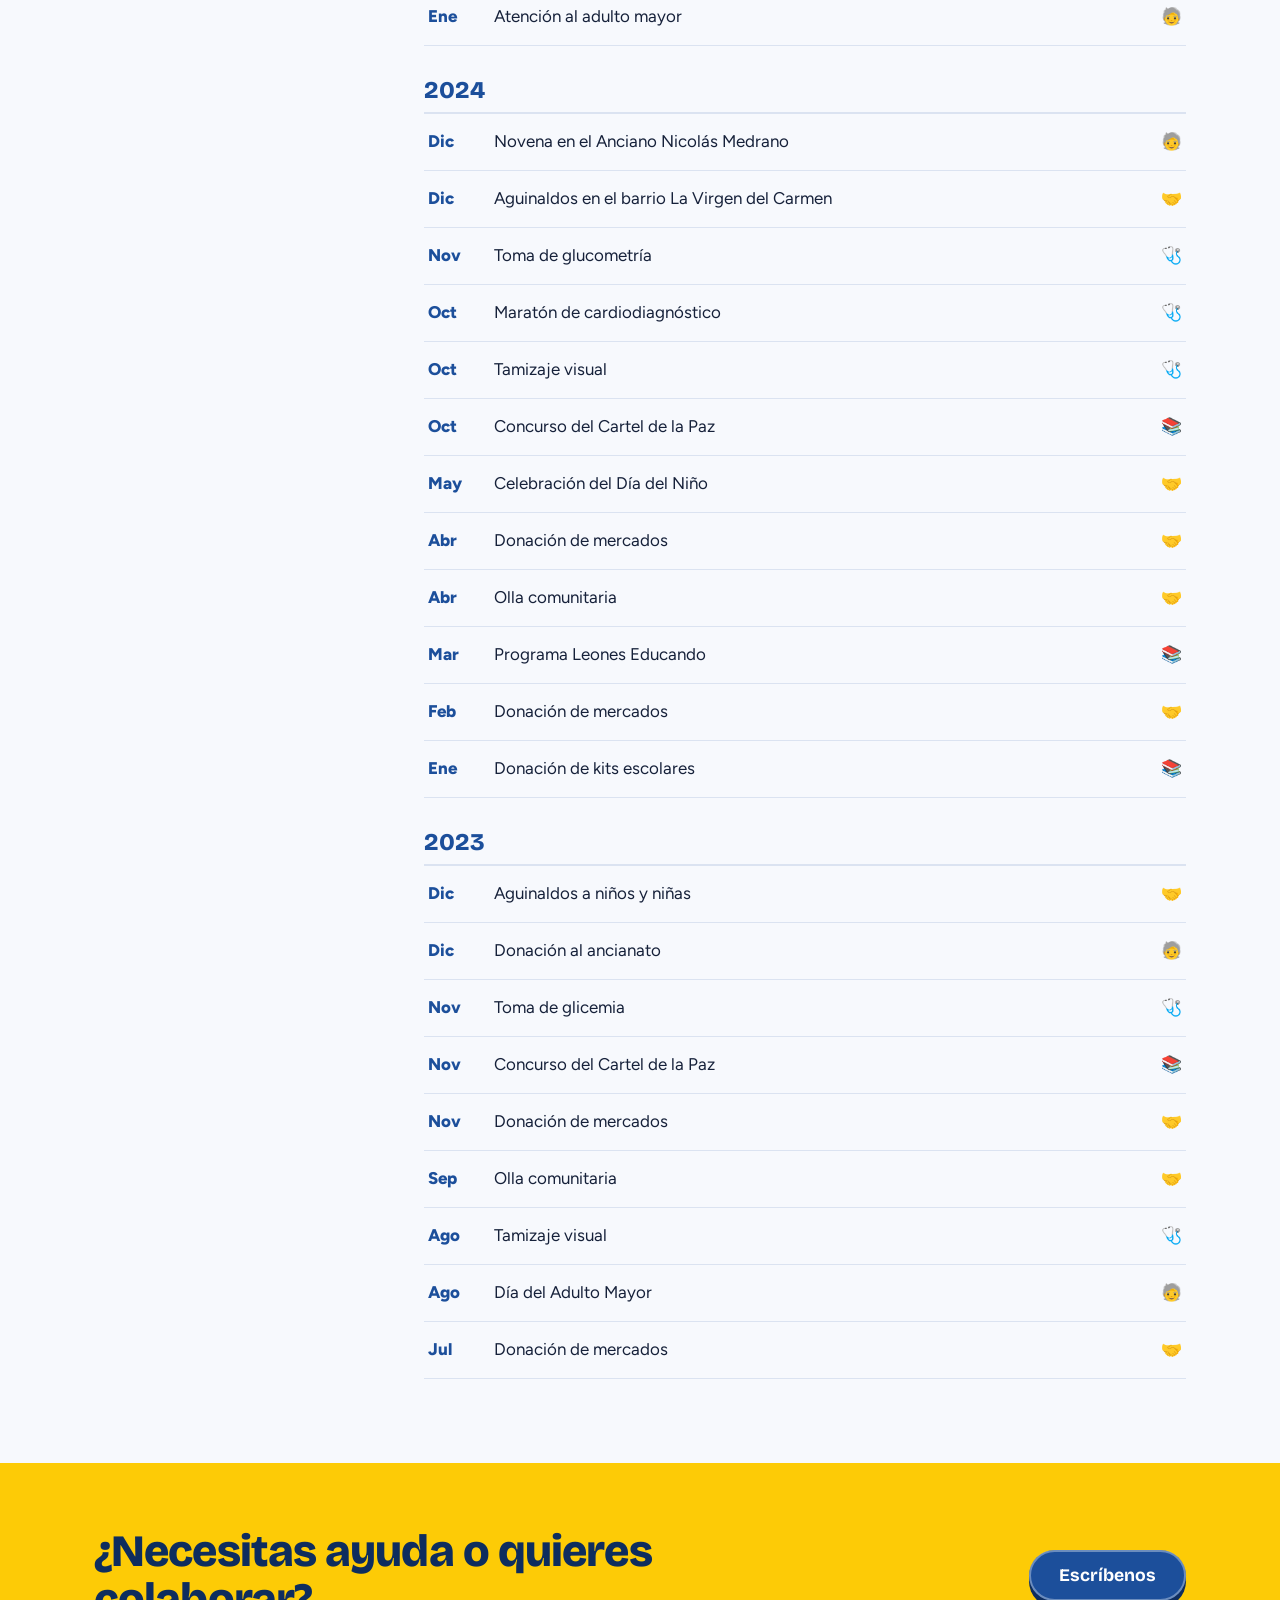
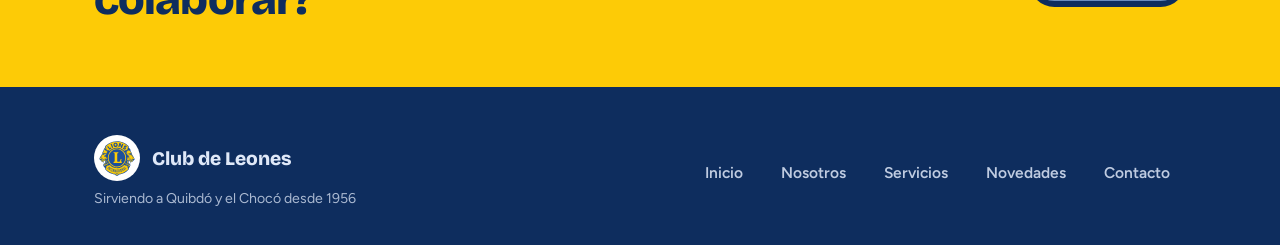
<file: servicios.html>
<!DOCTYPE html>
<html lang="es">
<head>
<meta charset="utf-8">
<meta name="viewport" content="width=device-width, initial-scale=1, viewport-fit=cover">
<title>Servicios | Club de Leones</title>
<meta name="description" content="Emergencias, adulto mayor, salud, educación y comunidad: lo que hacemos por Quibdó y el Chocó.">
<link rel="icon" href="logo.svg" type="image/svg+xml">
<link rel="preconnect" href="https://fonts.googleapis.com">
<link href="https://fonts.googleapis.com/css2?family=Bricolage+Grotesque:opsz,wght@12..96,500;12..96,700;12..96,800&family=Figtree:wght@400;500;600&display=swap" rel="stylesheet">
<link rel="stylesheet" href="styles.css">
</head>
<body>
<header><div class="wrap bar">
<a class="brand" href="index.html" aria-label="Club de Leones, inicio"><span class="mk"><img src="logo.svg" alt=""></span>Club de Leones</a>
<button id="burger" aria-expanded="false">Menú</button>
<nav id="nav"><a href="index.html">Inicio</a><a href="nosotros.html">Nosotros</a><a href="servicios.html" class="on" aria-current="page">Servicios</a><a href="novedades.html">Novedades</a><a href="contacto.html">Contacto</a></nav>
</div></header>

<main>
<section class="pageh"><div class="wrap"><h1>Nuestros servicios</h1><p>Lo que hacemos por Quibdó y el Chocó, y todo lo que ya hemos hecho.</p></div>
<svg class="wave" viewBox="0 0 1440 90" preserveAspectRatio="none" aria-hidden="true"><path d="M0 40C260 100 520 0 800 50s460 30 640-20V90H0z"/></svg></section>
<section class="s"><div class="wrap">
<div class="feat"><div><h3>Respuesta al terremoto en la zona minera</h3><p>Tras el terremoto del 10 de agosto de 2026, el club entregó ayudas humanitarias a familias damnificadas, con el apoyo de LCIF.</p><button class="btn y" id="fe" type="button" style="margin-top:22px">Ver estas jornadas</button></div><div class="fn"><b id="en"></b><span>jornadas de ayuda registradas</span></div></div>
<h2 class="h2">Nuestro trabajo, por áreas</h2>
<p class="sub" id="tot"></p>
<div class="svx" id="svx"><div id="cats" role="group" aria-label="Áreas de servicio"></div><div><h3 id="ct"></h3><p class="sub" id="cd"></p><div id="list"></div></div></div>
</div></section>
<section class="band"><div class="wrap"><h2>¿Necesitas ayuda o quieres colaborar?</h2><a class="btn b" href="contacto.html">Escríbenos</a></div></section>
</main>

<footer><div class="wrap">
<div><div class="brand"><span class="mk"><img src="logo.svg" alt=""></span>Club de Leones</div><small>Sirviendo a Quibdó y el Chocó desde 1956</small></div>
<nav><a href="index.html">Inicio</a><a href="nosotros.html">Nosotros</a><a href="servicios.html">Servicios</a><a href="novedades.html">Novedades</a><a href="contacto.html">Contacto</a></nav>
</div></footer>

<script src="app.js"></script>
<script>
(function(){
var M=["Ene","Feb","Mar","Abr","May","Jun","Jul","Ago","Sep","Oct","Nov","Dic"];
var D=("2026-10|e|Ayudas a familias damnificadas por el terremoto en la zona minera;2026-10|e|Entrega de ayudas en la Escuela Melvin Jones;2026-10|e|Ayudas a damnificados del barrio La Virgen del Carmen;2026-09|e|Entrega de ayudas humanitarias a damnificados;2026-09|a|Sembrando sonrisas en el Anciano Nicolás Medrano;2026-08|e|Inspección de las afectaciones del terremoto;2025-01|a|Atención al adulto mayor;2024-12|a|Novena en el Anciano Nicolás Medrano;2024-12|c|Aguinaldos en el barrio La Virgen del Carmen;2024-11|s|Toma de glucometría;2024-10|s|Maratón de cardiodiagnóstico;2024-10|s|Tamizaje visual;2024-10|d|Concurso del Cartel de la Paz;2024-05|c|Celebración del Día del Niño;2024-04|c|Donación de mercados;2024-04|c|Olla comunitaria;2024-03|d|Programa Leones Educando;2024-02|c|Donación de mercados;2024-01|d|Donación de kits escolares;2023-12|c|Aguinaldos a niños y niñas;2023-12|a|Donación al ancianato;2023-11|s|Toma de glicemia;2023-11|d|Concurso del Cartel de la Paz;2023-11|c|Donación de mercados;2023-09|c|Olla comunitaria;2023-08|s|Tamizaje visual;2023-08|a|Día del Adulto Mayor;2023-07|c|Donación de mercados").split(";").map(function(r){var p=r.split("|");return{y:p[0].slice(0,4),m:+p[0].slice(5),k:p[1],t:p[2]}});
var C=[["all","🦁","Todas","Todo el servicio que hemos registrado desde julio de 2023, de lo más reciente a lo más antiguo."],["e","🚨","Emergencias","Ayuda humanitaria para las familias afectadas por el terremoto de agosto de 2026 en la zona minera, con apoyo de LCIF."],["a","🧓","Adulto mayor","Visitas, donaciones y celebraciones con los adultos mayores del Anciano Nicolás Medrano y de la ciudad."],["s","🩺","Salud","Jornadas de tamizaje visual, toma de glucometría y maratones de cardiodiagnóstico."],["d","📚","Educación","Concursos del Cartel de la Paz, kits escolares y el programa Leones Educando."],["c","🤝","Comunidad","Donación de mercados, ollas comunitarias, aguinaldos y celebraciones para niños y familias."]];
var cur="all",cats=document.getElementById("cats"),btns=[];
function cnt(k){return k==="all"?D.length:D.filter(function(d){return d.k===k}).length}
function ico(k){return C.filter(function(c){return c[0]===k})[0][1]}
function draw(){
  btns.forEach(function(b,i){b.setAttribute("aria-pressed",C[i][0]===cur)});
  var s=C.filter(function(c){return c[0]===cur})[0];
  document.getElementById("ct").textContent=s[2];document.getElementById("cd").textContent=s[3];
  var h="",y="";
  D.filter(function(d){return cur==="all"||d.k===cur}).forEach(function(d){
    if(d.y!==y){if(y)h+="</ul>";y=d.y;h+="<h4>"+y+"</h4><ul>"}
    h+="<li><span class='mo'>"+M[d.m-1]+"</span><span>"+d.t+"</span><span aria-hidden='true'>"+(cur==="all"?ico(d.k):"")+"</span></li>";
  });
  document.getElementById("list").innerHTML=h+"</ul>";
}
C.forEach(function(c){var b=document.createElement("button");b.type="button";b.innerHTML="<span aria-hidden='true'>"+c[1]+"</span>"+c[2]+"<b>"+cnt(c[0])+"</b>";b.onclick=function(){cur=c[0];draw()};cats.appendChild(b);btns.push(b)});
document.getElementById("en").textContent=cnt("e");
document.getElementById("tot").textContent=D.length+" actividades registradas desde julio de 2023.";
document.getElementById("fe").onclick=function(){cur="e";draw();document.getElementById("svx").scrollIntoView({behavior:"smooth",block:"start"})};
draw();
})();
</script>
</body>
</html>
</file>
<file: styles.css>
:root{--blue:#1c4f9b;--yellow:#fdcb06;--navy:#0e2d5e;--bg:#f7f9fd;--surface:#fff;--text:#16213a;--muted:#55627d;--line:#dbe3f1;--link:#1c4f9b;
box-sizing:border-box;padding-top:env(safe-area-inset-top,0px);padding-bottom:env(safe-area-inset-bottom,0px);color-scheme:light}
@media (prefers-color-scheme:dark){:root:not([data-theme="light"]){--bg:#0b1730;--surface:#122448;--text:#eaf0fb;--muted:#a9b8d6;--line:#25396a;--link:#8fb4f0;color-scheme:dark}}
:root[data-theme="dark"]{--bg:#0b1730;--surface:#122448;--text:#eaf0fb;--muted:#a9b8d6;--line:#25396a;--link:#8fb4f0;color-scheme:dark}
html{scroll-padding-top:env(safe-area-inset-top,0px)}
*,*::before,*::after{box-sizing:border-box}
body{margin:0;background:var(--bg);color:var(--text);font:400 1.06rem/1.65 Figtree,system-ui,sans-serif}
body::before{content:"";position:fixed;inset:0 0 auto;height:env(safe-area-inset-top,0px);background:var(--navy);z-index:30}
h1,h2,h3{font-family:"Bricolage Grotesque",Figtree,system-ui,sans-serif;line-height:1.08;margin:0;letter-spacing:-.02em}
a{color:inherit;text-decoration:none}
p{margin:0}
.wrap{max-width:1140px;margin:0 auto;padding:0 24px}
:focus-visible{outline:3px solid var(--yellow);outline-offset:3px}
/* header */
header{position:sticky;top:env(safe-area-inset-top,0px);z-index:20;background:var(--navy);color:#fff}
.bar{display:flex;align-items:center;justify-content:space-between;height:68px}
.brand{display:flex;align-items:center;gap:12px;font:800 1.2rem "Bricolage Grotesque",sans-serif}
.mk{display:grid;place-items:center;width:46px;height:46px;border-radius:50%;background:#fff;flex:none}.mk img{width:80%;height:auto}
nav{display:flex;gap:6px}
nav a{padding:9px 16px;border-radius:99px;font-weight:600;font-size:.97rem;opacity:.85;transition:background .2s}
nav a:hover{background:rgba(255,255,255,.12);opacity:1}
nav a.on{background:var(--yellow);color:var(--navy);opacity:1}
#burger{display:none;background:none;border:2px solid rgba(255,255,255,.5);color:#fff;border-radius:10px;padding:6px 12px;font:600 .95rem Figtree}
@media(max-width:820px){#burger{display:block}nav{display:none;position:absolute;top:68px;left:0;right:0;background:var(--navy);flex-direction:column;padding:8px 24px 20px}nav.open{display:flex}}
/* pages */
.btn{display:inline-block;padding:15px 30px;border-radius:99px;font:700 1.1rem "Bricolage Grotesque",sans-serif;border:0;cursor:pointer;transition:transform .2s,box-shadow .2s}
.btn:hover{transform:translateY(-3px)}
.btn.y{background:var(--yellow);color:var(--navy);box-shadow:0 6px 0 #c9a200}
.btn.b{background:var(--blue);color:#fff;box-shadow:0 6px 0 #0e2d5e;outline:2px solid rgba(255,255,255,.35);outline-offset:-2px}
.hero{position:relative;background:radial-gradient(1200px 600px at 85% 10%,#2a68c4 0,transparent 60%),linear-gradient(160deg,#1c4f9b,#10336a);color:#fff;overflow:hidden;padding:84px 0 150px}
.hero .wrap{display:grid;grid-template-columns:1.1fr .9fr;gap:40px;align-items:center}
.hero h1{font-size:clamp(2.8rem,7vw,5.4rem);font-weight:800}
.hero .lead{font-size:clamp(1.15rem,2vw,1.5rem);line-height:1.5;margin:22px 0 34px;max-width:30ch;font-weight:500}
.stats{display:flex;gap:34px;margin-bottom:36px;flex-wrap:wrap}
.stat b{display:block;font:800 clamp(2.4rem,5vw,3.6rem)/1 "Bricolage Grotesque",sans-serif;color:var(--yellow)}
.stat span{font-weight:600;opacity:.95}
.cta{display:flex;gap:16px;flex-wrap:wrap}
.seal{position:relative;display:grid;place-items:center}
.seal{width:min(100%,440px);aspect-ratio:1;margin:0 auto}
.seal::before{content:"";position:absolute;inset:-4%;border:4px dashed var(--yellow);border-radius:50%;animation:spin 60s linear infinite}
.plate{position:relative;width:100%;aspect-ratio:1;border-radius:50%;background:#fff;display:grid;place-items:center;box-shadow:0 0 0 12px var(--yellow),0 30px 60px rgba(0,0,0,.4)}
.plate img{width:88%;height:auto}
@keyframes spin{to{transform:rotate(360deg)}}
.chip{position:absolute;background:#fff;color:var(--navy);font-weight:700;padding:10px 18px;border-radius:99px;box-shadow:0 10px 24px rgba(0,0,0,.25);animation:bob 5s ease-in-out infinite}
.chip.c1{top:8%;left:0}.chip.c2{bottom:20%;right:-2%;animation-delay:-2s}.chip.c3{bottom:2%;left:6%;animation-delay:-3.5s}
@keyframes bob{50%{transform:translateY(-12px)}}
.wave{position:absolute;left:0;right:0;bottom:-1px;width:100%;height:90px;display:block}
.wave path{fill:var(--bg)}
@media(max-width:820px){.hero .wrap{grid-template-columns:1fr}.seal{order:-1;max-width:300px}.hero{padding-top:40px}}
@media(prefers-reduced-motion:reduce){.seal::before,.chip{animation:none}.btn{transition:none}}
section.s{padding:84px 0}
.h2{font-size:clamp(2rem,4.5vw,3.2rem);font-weight:800;max-width:18ch}
.sub{color:var(--muted);max-width:56ch;margin-top:14px}
.pageh{background:var(--blue);color:#fff;padding:70px 0 110px;position:relative}
.pageh h1{font-size:clamp(2.4rem,6vw,4.2rem);font-weight:800}
.pageh p{max-width:54ch;margin-top:14px;font-size:1.2rem;opacity:.95}
.pageh .wave{height:60px}
/* pillars (asymmetric) */
.pill{display:grid;grid-template-columns:repeat(6,1fr);gap:20px;margin-top:44px}
.pill>div{padding:30px;background:var(--surface);border:1px solid var(--line);grid-column:span 2}
.pill>div:nth-child(1){grid-column:span 3;background:var(--yellow);color:var(--navy);border:0;border-radius:40px 40px 40px 8px}
.pill>div:nth-child(2){grid-column:span 3;border-radius:40px 40px 8px 40px}
.pill>div:nth-child(3){border-radius:8px 40px 40px 40px}
.pill>div:nth-child(4){border-radius:40px 8px 40px 40px;background:var(--blue);color:#fff;border:0}
.pill>div:nth-child(5){border-radius:40px 40px 8px 40px}
.pill .em{font-size:2.2rem;display:block;margin-bottom:10px}
.pill h3{font-size:1.4rem;margin-bottom:8px}
.pill p{opacity:.9;font-size:1rem}
@media(max-width:820px){.pill>div,.pill>div:nth-child(n){grid-column:span 6}}
/* band */
.band{background:var(--yellow);color:var(--navy);padding:64px 0}
.band .wrap{display:flex;gap:30px;justify-content:space-between;align-items:center;flex-wrap:wrap}
.band h2{font-size:clamp(1.8rem,4vw,2.8rem);font-weight:800;max-width:20ch}
/* split */
.split{display:grid;grid-template-columns:1fr 1fr;gap:56px;align-items:start}
@media(max-width:820px){.split{grid-template-columns:1fr;gap:30px}}
.split p+p{margin-top:16px}
.tl{border-left:4px solid var(--yellow);padding-left:26px;display:grid;gap:30px}
.tl div{position:relative}
.tl div::before{content:"";position:absolute;left:-36px;top:6px;width:18px;height:18px;border-radius:50%;background:var(--blue);border:4px solid var(--yellow)}
.tl b{font:800 1.5rem "Bricolage Grotesque",sans-serif;color:var(--link)}
.vals{display:flex;flex-wrap:wrap;gap:12px;margin-top:30px}
.vals span{padding:12px 22px;border-radius:99px;background:var(--surface);border:2px solid var(--blue);font-weight:600}
.vals span:nth-child(even){background:var(--blue);color:#fff}
.mv{display:grid;grid-template-columns:1fr 1fr;gap:20px;margin-top:40px}
.mv>div{padding:34px;border-radius:28px;background:var(--navy);color:#fff}
.mv>div+div{background:var(--surface);color:var(--text);border:2px solid var(--yellow)}
.mv h3{font-size:1.6rem;margin-bottom:10px}
@media(max-width:700px){.mv{grid-template-columns:1fr}}
/* servicios */
.feat{margin-bottom:64px;padding:36px;border-radius:32px;border-left:12px solid var(--yellow);background:var(--navy);color:#fff;display:grid;grid-template-columns:1.5fr 1fr;gap:28px;align-items:center}
.feat h3{font-size:clamp(1.6rem,3.4vw,2.4rem)}
.feat p{margin-top:12px;opacity:.92;max-width:52ch}
.fn{text-align:center}.fn b{display:block;font:800 clamp(4rem,9vw,6rem)/1 "Bricolage Grotesque",sans-serif;color:var(--yellow)}
.svx{display:grid;grid-template-columns:290px 1fr;gap:40px;margin-top:34px;align-items:start;scroll-margin-top:90px}
#cats{display:grid;gap:10px;position:sticky;top:calc(88px + env(safe-area-inset-top,0px))}
#cats button{display:flex;align-items:center;gap:12px;text-align:left;padding:14px 18px;border-radius:20px;border:2px solid var(--line);background:var(--surface);color:var(--text);font:600 1.02rem Figtree,sans-serif;cursor:pointer;transition:transform .2s}
#cats button:hover{transform:translateX(4px)}
#cats button b{margin-left:auto;font:800 1.15rem "Bricolage Grotesque",sans-serif;color:var(--link)}
#cats button[aria-pressed="true"]{background:var(--blue);color:#fff;border-color:var(--yellow)}
#cats button[aria-pressed="true"] b{color:var(--yellow)}
#ct{font-size:clamp(1.8rem,4vw,2.6rem);font-weight:800}
#list h4{font:800 1.5rem "Bricolage Grotesque",sans-serif;margin:30px 0 8px;color:var(--link)}
#list ul{list-style:none;margin:0;padding:0;border-top:2px solid var(--line)}
#list li{display:grid;grid-template-columns:52px 1fr auto;gap:14px;align-items:center;padding:14px 4px;border-bottom:1px solid var(--line)}
#list .mo{font-weight:800;color:var(--link)}
@media(max-width:820px){.feat,.svx{grid-template-columns:1fr}#cats{position:static;grid-auto-flow:column;grid-auto-columns:max-content;overflow-x:auto;padding-bottom:8px}}
/* news */
.nw{display:grid;grid-template-columns:repeat(3,1fr);gap:22px;margin-top:40px}
.nw article{background:var(--surface);border:1px solid var(--line);border-radius:28px;overflow:hidden}
.nw .th{height:150px;display:grid;place-items:center;font-size:3.4rem;background:linear-gradient(135deg,var(--blue),#2a68c4)}
.nw article:nth-child(2) .th{background:linear-gradient(135deg,var(--yellow),#ffe36a)}
.nw article:nth-child(3) .th{background:linear-gradient(135deg,#0e2d5e,var(--blue))}
.nw .tx{padding:24px}
.nw time{font-size:.9rem;color:var(--muted);font-weight:600}
.nw h3{font-size:1.3rem;margin:6px 0 8px}
.nw p{color:var(--muted);font-size:1rem}
@media(max-width:900px){.nw{grid-template-columns:1fr}}
/* contact */
.cf{display:grid;gap:16px}
.cf label{font-weight:600;display:grid;gap:6px}
.cf input,.cf textarea,.cf select{font:inherit;padding:14px 16px;border-radius:14px;border:2px solid var(--line);background:var(--surface);color:var(--text)}
.cf input:focus,.cf textarea:focus,.cf select:focus{border-color:var(--blue);outline:none}
.st{font-weight:600;min-height:1.6em;margin:0}.st.ok{color:var(--link)}.st.err{color:#d6402b}
.info{background:var(--navy);color:#fff;border-radius:32px;padding:38px;display:grid;gap:22px}
.info h3{font-size:1.7rem}
.info b{color:var(--yellow);display:block}
footer{background:var(--navy);color:#dfe8f8;padding:48px 0 34px;margin-top:0}
footer .wrap{display:flex;justify-content:space-between;gap:24px;flex-wrap:wrap;align-items:center}
footer small{opacity:.75;display:block;margin-top:6px}
footer nav{display:flex;position:static;flex-direction:row;flex-wrap:wrap;padding:0;background:none}

/* nosotros / historia */
.jump{display:flex;gap:10px;flex-wrap:wrap;margin-top:26px}
.jump a{padding:10px 20px;border-radius:99px;border:2px solid rgba(255,255,255,.45);font-weight:600;transition:background .2s}
.jump a:hover{background:var(--yellow);color:var(--navy);border-color:var(--yellow)}
.hs{scroll-margin-top:80px}
.ht{font-size:clamp(2rem,5vw,3.6rem);font-weight:800;text-transform:uppercase;max-width:20ch;margin-bottom:26px}
.lead{font-size:clamp(1.12rem,2vw,1.32rem);line-height:1.6}
.lion{display:grid;grid-template-columns:1fr 1.2fr;column-gap:56px;align-items:center}
.lion>div{display:contents}
.lion .ht{grid-column:1;grid-row:1;align-self:end}
.lion .lead{grid-column:1;grid-row:2;align-self:start}
.lion .ph{grid-column:2;grid-row:1/3}
.lion .facts{grid-column:1/-1;grid-row:3;margin-top:44px}
.facts{display:flex;gap:16px;flex-wrap:wrap;margin-top:30px}
.facts>div{flex:1 1 180px;padding:22px 26px;border-radius:24px;background:var(--navy);color:#fff}
.facts>div:nth-child(2){background:var(--yellow);color:var(--navy)}
.facts b{display:block;font:800 clamp(1.8rem,4vw,2.6rem)/1.05 "Bricolage Grotesque",sans-serif}
.facts>div:first-child b{color:var(--yellow)}
.facts.big{max-width:620px}.facts.big b{font-size:clamp(2.2rem,5vw,3.4rem)}
.ph{margin:0;aspect-ratio:4/5;border-radius:36px 36px 120px 36px;background:linear-gradient(150deg,var(--blue),#2a68c4);display:grid;place-items:center;text-align:center;color:#fff;padding:24px;box-shadow:12px 12px 0 var(--yellow);overflow:hidden}
.ph.w{aspect-ratio:16/9;border-radius:36px 120px 36px 36px;margin:34px 0 34px}
.ph img{display:block;width:100%;height:auto}
.ph:has(img){aspect-ratio:auto;padding:0;background:none;display:block;border-radius:36px 36px 60px 36px}
.ph.w:has(img){aspect-ratio:auto;border-radius:36px 60px 36px 36px}
.ph span{font:700 1.15rem/1.6 "Bricolage Grotesque",sans-serif}
.mj{display:grid;grid-template-columns:290px 1fr;gap:56px;align-items:start}
.dates{position:sticky;top:calc(88px + env(safe-area-inset-top,0px));padding:28px 28px 32px;border-radius:28px;background:var(--surface);border:2px solid var(--yellow)}
.dates h3{font-size:1.5rem;margin-bottom:22px}
.dates .tl{gap:22px}
.dates .tl b{font-size:1.3rem}
.dates .tl p{font-size:.97rem;line-height:1.5}
.prose{max-width:68ch}
.prose p{margin-top:18px}
.prose p.lead{margin-top:0}
.prose b{font-weight:600}
.pj{display:grid;grid-template-columns:1.2fr .8fr;gap:20px;margin-top:34px}
.pj article{padding:34px;border-radius:40px 40px 40px 8px}
.pj .a{background:var(--navy);color:#fff}
.pj .b{background:var(--yellow);color:var(--navy);border-radius:40px 40px 8px 40px}
.pj article>span{font-size:2.2rem;display:block;margin-bottom:8px}
.pj h3{font-size:1.7rem;margin-bottom:10px}
.pj ul{margin:14px 0 0;padding-left:1.2em;display:grid;gap:8px}
.pj li::marker{color:var(--yellow)}
.hs .mv{margin-top:56px}
@media(max-width:860px){.lion,.mj,.pj{grid-template-columns:1fr}.lion .ht,.lion .lead,.lion .ph,.lion .facts{grid-column:1;grid-row:auto}.lion .ph{margin-top:30px}.dates{position:static}.ph:not(:has(img)){max-width:340px}.mj{gap:34px}}
</file>
